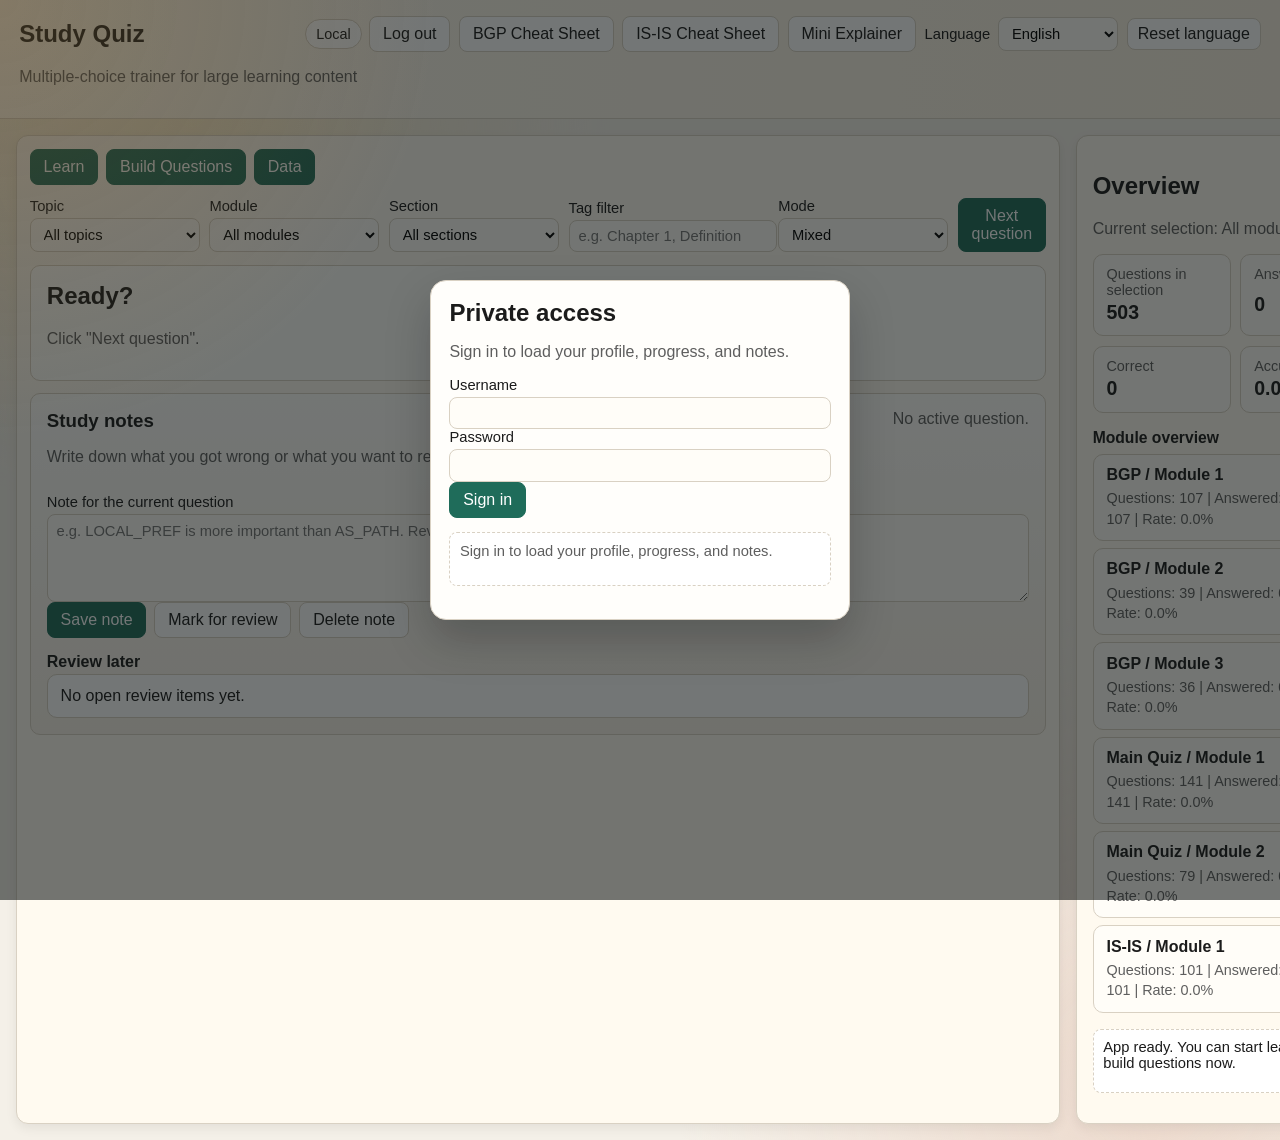
<file: index.html>
﻿<!doctype html>
<html lang="de">
  <head>
    <meta charset="utf-8" />
    <meta name="viewport" content="width=device-width, initial-scale=1" />
    <title>Study Quiz App</title>
    <link rel="stylesheet" href="./styles.css?v=20260402-2" />
  </head>
  <body>
    <header class="topbar">
      <div class="topbar-row">
        <h1 id="appTitle">Study Quiz</h1>
        <div class="lang-controls">
          <div id="authControls" class="auth-controls hidden">
            <span id="profileBadge" class="profile-badge">Offline</span>
            <button id="logoutBtn" type="button" class="secondary">Logout</button>
          </div>
          <a id="bgpCheatSheetLink" href="./bgp-cheatsheet.html" class="secondary link-btn">BGP Cheat Sheet</a>
          <a id="isisCheatSheetLink" href="./isis-cheatsheet.html" class="secondary link-btn">IS-IS Cheat Sheet</a>
          <button id="miniExplainerBtn" type="button" class="secondary">Mini Explainer</button>
          <label class="lang-picker">
            <span id="langLabel">Sprache</span>
            <select id="languageSelect">
              <option value="de">Deutsch</option>
              <option value="en">English</option>
            </select>
          </label>
          <button id="languageResetBtn" type="button" class="secondary">Sprache zuruecksetzen</button>
        </div>
      </div>
      <p id="appSubtitle" class="muted">Multiple-Choice Trainer fuer grosse Lerninhalte</p>
    </header>

    <main class="layout">
      <section class="panel panel-quiz">
        <div class="tabs">
          <button id="tabLearnBtn" class="tab-btn active" data-tab="learn">Lernen</button>
          <button id="tabBuildBtn" class="tab-btn" data-tab="build">Fragen bauen</button>
          <button id="tabDataBtn" class="tab-btn" data-tab="data">Daten</button>
        </div>

        <div id="tab-learn" class="tab-content active">
          <div class="toolbar">
            <label>
              <span id="topicLabel">Thema</span>
              <select id="topicSelect">
                <option value="">Alle Themen</option>
              </select>
            </label>
            <label>
              <span id="moduleLabel">Modul</span>
              <select id="moduleSelect">
                <option value="">Alle Module</option>
              </select>
            </label>
            <label>
              <span id="sectionLabel">Section</span>
              <select id="sectionSelect">
                <option value="">Alle Sections</option>
              </select>
            </label>
            <label>
              <span id="tagFilterLabel">Tag-Filter</span>
              <input id="tagFilterInput" type="text" placeholder="z.B. Kapitel 1, Definition" />
            </label>
            <label>
              <span id="modeLabel">Modus</span>
              <select id="modeSelect">
                <option id="modeMixedOpt" value="mixed">Gemischt</option>
                <option id="modeWeakOpt" value="weak">Schwachstellen zuerst</option>
                <option id="modeNewOpt" value="new">Neue Fragen zuerst</option>
              </select>
            </label>
            <button id="nextQuestionBtn" type="button">Naechste Frage</button>
          </div>

          <div id="scopeStats" class="scope-stats hidden">
            <strong id="scopeStatsTitle">Auswahlstatistik</strong>
            <p id="scopeStatsBody" class="muted"></p>
          </div>

          <article id="questionCard" class="question-card">
            <h2 id="questionTitle">Bereit?</h2>
            <p id="questionMeta" class="muted">Klicke auf "Naechste Frage".</p>
            <div id="optionsWrap" class="options"></div>
            <div id="answerWrap" class="answer hidden">
              <p id="answerResult"></p>
              <p id="answerExplanation" class="muted"></p>
              <button id="continueBtn" type="button">Weiter</button>
            </div>
          </article>

          <section class="notes-panel">
            <div class="notes-head">
              <div>
                <h3 id="notesTitle">Lernnotizen</h3>
                <p id="notesIntro" class="muted">Schreibe dir hier auf, was du falsch hattest oder spaeter nacharbeiten willst.</p>
              </div>
              <span id="notesMeta" class="notes-meta muted">Keine Frage aktiv.</span>
            </div>
            <label class="notes-label">
              <span id="notesInputLabel">Notiz zur aktuellen Frage</span>
              <textarea id="noteInput" placeholder="z.B. LOCAL_PREF ist wichtiger als AS_PATH. RR-Loop-Protection nochmal anschauen."></textarea>
            </label>
            <div class="actions">
              <button id="saveNoteBtn" type="button">Notiz speichern</button>
              <button id="toggleReviewBtn" type="button" class="secondary">Zur Nacharbeit markieren</button>
              <button id="clearNoteBtn" type="button" class="secondary">Notiz loeschen</button>
            </div>
            <div class="review-list-wrap">
              <h4 id="reviewListTitle">Nacharbeiten</h4>
              <ul id="reviewList" class="review-list"></ul>
            </div>
          </section>
        </div>

        <div id="tab-build" class="tab-content">
          <form id="questionForm" class="form-grid">
            <label>
              <span id="buildQuestionLabel">Frage</span>
              <textarea id="qQuestion" required placeholder="Was ist ...?"></textarea>
            </label>

            <label>
              <span id="buildAnswerALabel">Antwort A</span>
              <input id="qOpt0" type="text" required />
            </label>
            <label>
              <span id="buildAnswerBLabel">Antwort B</span>
              <input id="qOpt1" type="text" required />
            </label>
            <label>
              <span id="buildAnswerCLabel">Antwort C</span>
              <input id="qOpt2" type="text" required />
            </label>
            <label>
              <span id="buildAnswerDLabel">Antwort D</span>
              <input id="qOpt3" type="text" required />
            </label>

            <label>
              <span id="buildCorrectLabel">Richtige Antwort</span>
              <select id="qCorrect" required>
                <option value="0">A</option>
                <option value="1">B</option>
                <option value="2">C</option>
                <option value="3">D</option>
              </select>
            </label>

            <label>
              <span id="buildExplanationLabel">Erklaerung (optional)</span>
              <textarea id="qExplanation" placeholder="Kurz warum die Antwort stimmt"></textarea>
            </label>

            <label>
              <span id="buildTagsLabel">Tags (optional)</span>
              <input id="qTags" type="text" placeholder="z.B. Kapitel 1, Definition" />
            </label>

            <label>
              <span id="buildSourceLabel">Quelle (optional)</span>
              <input id="qSource" type="text" placeholder="z.B. Folie 42" />
            </label>
            <label>
              <span id="buildTopicLabel">Thema (optional)</span>
              <input id="qTopic" type="text" placeholder="z.B. BGP" />
            </label>
            <label>
              <span id="buildModuleLabel">Modul (optional)</span>
              <input id="qModule" type="text" placeholder="z.B. Modul 1" />
            </label>
            <label>
              <span id="buildSectionLabel">Section (optional)</span>
              <input id="qSection" type="text" placeholder="z.B. Section 2" />
            </label>

            <div class="actions">
              <button id="saveQuestionBtn" type="submit">Frage speichern</button>
              <button id="clearBuildFormBtn" type="button" class="secondary">Leeren</button>
            </div>
          </form>
        </div>

        <div id="tab-data" class="tab-content">
          <div class="stack">
            <label>
              <span id="importLabel">JSON Import (Array von Fragen)</span>
              <textarea id="importJson" class="code"></textarea>
            </label>
            <div class="actions">
              <button id="mergeImportBtn" type="button">Import zusammenfuehren</button>
              <button id="replaceImportBtn" type="button" class="secondary">Import ersetzen</button>
            </div>

            <label>
              <span id="exportLabel">JSON Export</span>
              <textarea id="exportJson" class="code" readonly></textarea>
            </label>
            <div class="actions">
              <button id="refreshExportBtn" type="button">Export aktualisieren</button>
              <button id="copyExportBtn" type="button" class="secondary">Export kopieren</button>
            </div>

            <div class="actions danger-row">
              <button id="syncSeedBtn" type="button" class="secondary">Seed aktualisieren (Fortschritt behalten)</button>
              <button id="resetProgressBtn" type="button" class="danger">Lernfortschritt reset</button>
              <button id="resetAllBtn" type="button" class="danger">Alle Fragen + Fortschritt reset</button>
            </div>
          </div>
        </div>
      </section>

      <aside class="panel panel-side">
        <h2 id="overviewTitle">Uebersicht</h2>
        <p id="overviewScope" class="muted">Aktuelle Auswahl: Alle Module</p>
        <ul class="stats">
          <li><span id="statTotalLabel">Fragen gesamt</span><strong id="statTotal">0</strong></li>
          <li><span id="statAnsweredLabel">Beantwortet</span><strong id="statAnswered">0</strong></li>
          <li><span id="statCorrectLabel">Richtig</span><strong id="statCorrect">0</strong></li>
          <li><span id="statAccuracyLabel">Trefferquote</span><strong id="statAccuracy">0%</strong></li>
        </ul>
        <h3 id="areaStatsTitle">Modulueberblick</h3>
        <ul id="areaStats" class="area-stats"></ul>
        <p id="statusMsg" class="status"></p>
      </aside>
    </main>

    <div id="explainerModal" class="modal hidden" aria-hidden="true">
      <div id="explainerBackdrop" class="modal-backdrop"></div>
      <section class="modal-panel kid-explain-card">
        <div class="modal-head">
          <div class="kid-explain-head">
            <h3 id="kidExplainTitle">Mini-Erklaerung</h3>
            <p id="kidExplainIntro" class="muted">Klicke auf einen Begriff fuer eine ganz einfache Erklaerung.</p>
          </div>
          <button id="explainerCloseBtn" type="button" class="secondary modal-close">Schliessen</button>
        </div>
        <div class="kid-explain-actions">
          <button id="kidExplainRdBtn" type="button" class="secondary">Route Distinguisher</button>
          <button id="kidExplainRtBtn" type="button" class="secondary">Route Target</button>
          <button id="kidExplainBothBtn" type="button" class="secondary">Warum beide?</button>
        </div>
        <div id="kidExplainScene" class="kid-explain-scene"></div>
        <div class="kid-explain-copy">
          <strong id="kidExplainSceneTitle">Noch nichts ausgewaehlt</strong>
          <p id="kidExplainText" class="muted">Waehle einen Button und ich zeige dir das Bild in ganz einfacher Sprache.</p>
        </div>
      </section>
    </div>

    <div id="factPopup" class="fact-popup hidden" role="status" aria-live="polite">
      <strong id="factPopupTitle"></strong>
      <p id="factPopupBody"></p>
    </div>

    <div id="authGate" class="auth-gate hidden" aria-hidden="true">
      <section class="auth-card">
        <h2 id="authTitle">Privater Zugriff</h2>
        <p id="authIntro" class="muted">Melde dich an, um dein Profil, deinen Fortschritt und deine Notizen zu laden.</p>
        <label>
          <span id="authUsernameLabel">Benutzername</span>
          <input id="loginUsername" type="text" autocomplete="username" />
        </label>
        <label>
          <span id="authPasswordLabel">Passwort</span>
          <input id="loginPassword" type="password" autocomplete="current-password" />
        </label>
        <div class="actions">
          <button id="loginBtn" type="button">Anmelden</button>
        </div>
        <p id="authStatus" class="status auth-status"></p>
      </section>
    </div>

    <script src="./cloud-config.js?v=20260324-3"></script>
    <script src="./questions.seed.js?v=20260505-1"></script>
    <script src="./app.js?v=20260505-2"></script>
  </body>
</html>
</file>
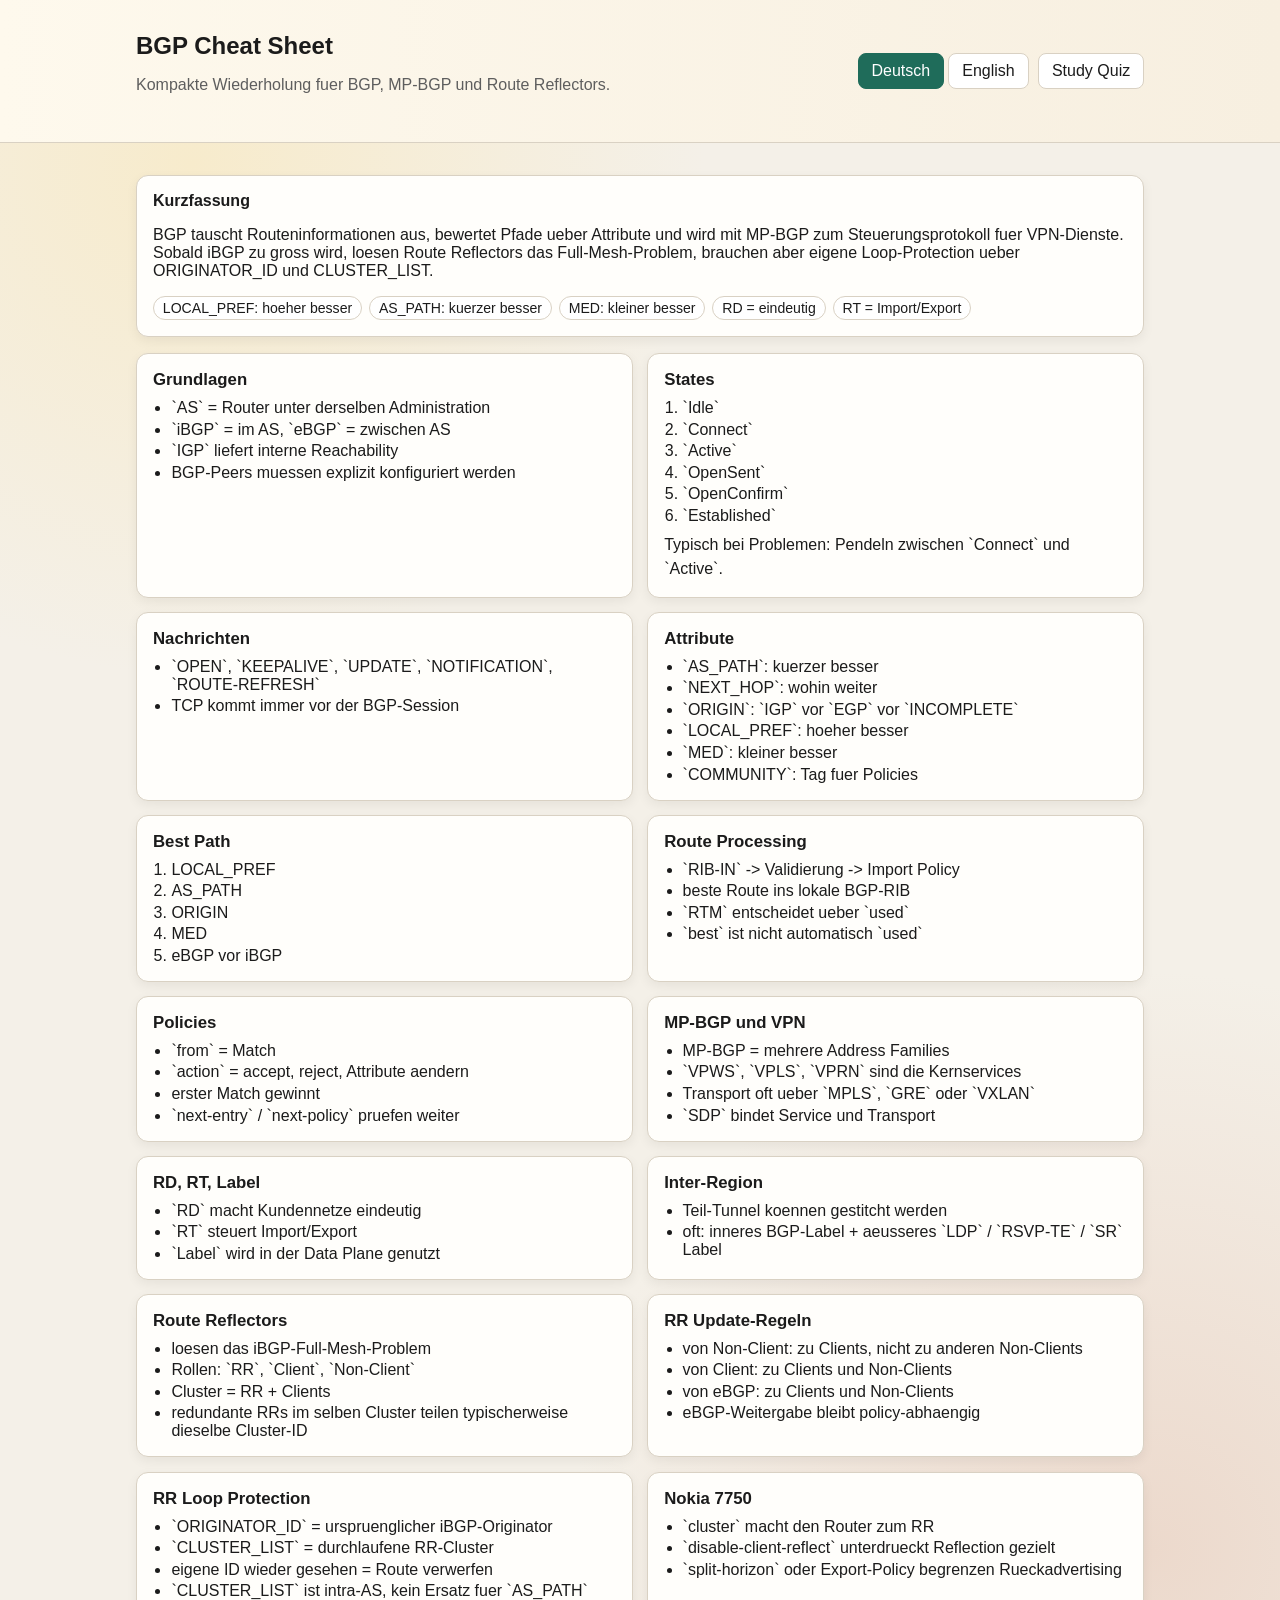
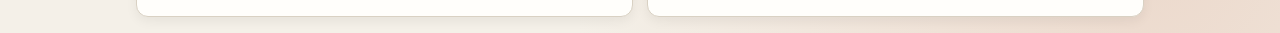
<file: bgp-cheatsheet.html>
﻿<!doctype html>
<html lang="de">
  <head>
    <meta charset="utf-8" />
    <meta name="viewport" content="width=device-width, initial-scale=1" />
    <title>BGP Cheat Sheet</title>
    <link rel="stylesheet" href="./styles.css?v=20260324-3" />
    <style>
      .cheat-layout { max-width: 1040px; margin: 0 auto; padding: 1rem; }
      .cheat-top { display: flex; justify-content: space-between; align-items: center; gap: 1rem; flex-wrap: wrap; }
      .cheat-tools { display: flex; gap: 0.6rem; flex-wrap: wrap; }
      .link-btn { display: inline-flex; align-items: center; justify-content: center; text-decoration: none; }
      .cheat-hero, .cheat-card { border: 1px solid var(--line); border-radius: 12px; background: #fffefb; box-shadow: 0 4px 12px rgba(20,20,20,0.06); }
      .cheat-hero { padding: 1rem; margin: 1rem 0; }
      .lang-switch button.active { background: var(--accent); color: #fff; border-color: var(--accent); }
      .cheat-grid { display: grid; grid-template-columns: repeat(2, minmax(0,1fr)); gap: 0.9rem; }
      .cheat-card { padding: 1rem; }
      .cheat-card h2 { margin: 0 0 0.55rem; font-size: 1.05rem; }
      .cheat-card ul, .cheat-card ol { margin: 0.4rem 0 0; padding-left: 1.15rem; }
      .cheat-card li + li { margin-top: 0.22rem; }
      .cheat-card p { margin: 0.5rem 0 0; line-height: 1.5; }
      .pill-row { display: flex; gap: 0.45rem; flex-wrap: wrap; margin-top: 0.7rem; }
      .pill { border: 1px solid var(--line); border-radius: 999px; padding: 0.2rem 0.55rem; background: #fff; font-size: 0.88rem; }
      [data-lang="en"] { display: none; }
      body.lang-en [data-lang="de"] { display: none; }
      body.lang-en [data-lang="en"] { display: block; }
      @media (max-width: 980px) { .cheat-grid { grid-template-columns: 1fr; } }
    </style>
  </head>
  <body>
    <header class="topbar">
      <div class="cheat-layout cheat-top">
        <div>
          <h1 data-lang="de">BGP Cheat Sheet</h1>
          <h1 data-lang="en">BGP Cheat Sheet</h1>
          <p class="muted" data-lang="de">Kompakte Wiederholung fuer BGP, MP-BGP und Route Reflectors.</p>
          <p class="muted" data-lang="en">Compact review for BGP, MP-BGP, and route reflectors.</p>
        </div>
        <div class="cheat-tools">
          <div class="lang-switch">
            <button id="langDeBtn" type="button" class="secondary active">Deutsch</button>
            <button id="langEnBtn" type="button" class="secondary">English</button>
          </div>
          <a href="./index.html" class="secondary link-btn">Study Quiz</a>
        </div>
      </div>
    </header>

    <main class="cheat-layout">
      <section class="cheat-hero">
        <strong data-lang="de">Kurzfassung</strong>
        <strong data-lang="en">Short version</strong>
        <p data-lang="de">BGP tauscht Routeninformationen aus, bewertet Pfade ueber Attribute und wird mit MP-BGP zum Steuerungsprotokoll fuer VPN-Dienste. Sobald iBGP zu gross wird, loesen Route Reflectors das Full-Mesh-Problem, brauchen aber eigene Loop-Protection ueber ORIGINATOR_ID und CLUSTER_LIST.</p>
        <p data-lang="en">BGP exchanges route information, evaluates paths using attributes, and with MP-BGP becomes the control protocol for VPN services. Once iBGP grows too large, route reflectors solve the full-mesh problem, but they need dedicated loop protection via ORIGINATOR_ID and CLUSTER_LIST.</p>
        <div class="pill-row" data-lang="de">
          <span class="pill">LOCAL_PREF: hoeher besser</span><span class="pill">AS_PATH: kuerzer besser</span><span class="pill">MED: kleiner besser</span><span class="pill">RD = eindeutig</span><span class="pill">RT = Import/Export</span>
        </div>
        <div class="pill-row" data-lang="en">
          <span class="pill">LOCAL_PREF: higher is better</span><span class="pill">AS_PATH: shorter is better</span><span class="pill">MED: lower is better</span><span class="pill">RD = uniqueness</span><span class="pill">RT = import/export</span>
        </div>
      </section>

      <section class="cheat-grid">
        <article class="cheat-card">
          <h2 data-lang="de">Grundlagen</h2><h2 data-lang="en">Fundamentals</h2>
          <ul data-lang="de"><li>`AS` = Router unter derselben Administration</li><li>`iBGP` = im AS, `eBGP` = zwischen AS</li><li>`IGP` liefert interne Reachability</li><li>BGP-Peers muessen explizit konfiguriert werden</li></ul>
          <ul data-lang="en"><li>`AS` = routers under one administration</li><li>`iBGP` = inside an AS, `eBGP` = between ASes</li><li>`IGP` provides internal reachability</li><li>BGP peers must be configured explicitly</li></ul>
        </article>
        <article class="cheat-card">
          <h2 data-lang="de">States</h2><h2 data-lang="en">States</h2>
          <ol data-lang="de"><li>`Idle`</li><li>`Connect`</li><li>`Active`</li><li>`OpenSent`</li><li>`OpenConfirm`</li><li>`Established`</li></ol>
          <ol data-lang="en"><li>`Idle`</li><li>`Connect`</li><li>`Active`</li><li>`OpenSent`</li><li>`OpenConfirm`</li><li>`Established`</li></ol>
          <p data-lang="de">Typisch bei Problemen: Pendeln zwischen `Connect` und `Active`.</p>
          <p data-lang="en">Typical during problems: bouncing between `Connect` and `Active`.</p>
        </article>
        <article class="cheat-card">
          <h2 data-lang="de">Nachrichten</h2><h2 data-lang="en">Messages</h2>
          <ul data-lang="de"><li>`OPEN`, `KEEPALIVE`, `UPDATE`, `NOTIFICATION`, `ROUTE-REFRESH`</li><li>TCP kommt immer vor der BGP-Session</li></ul>
          <ul data-lang="en"><li>`OPEN`, `KEEPALIVE`, `UPDATE`, `NOTIFICATION`, `ROUTE-REFRESH`</li><li>TCP always comes before the BGP session</li></ul>
        </article>
        <article class="cheat-card">
          <h2 data-lang="de">Attribute</h2><h2 data-lang="en">Attributes</h2>
          <ul data-lang="de"><li>`AS_PATH`: kuerzer besser</li><li>`NEXT_HOP`: wohin weiter</li><li>`ORIGIN`: `IGP` vor `EGP` vor `INCOMPLETE`</li><li>`LOCAL_PREF`: hoeher besser</li><li>`MED`: kleiner besser</li><li>`COMMUNITY`: Tag fuer Policies</li></ul>
          <ul data-lang="en"><li>`AS_PATH`: shorter is better</li><li>`NEXT_HOP`: where to forward</li><li>`ORIGIN`: `IGP` before `EGP` before `INCOMPLETE`</li><li>`LOCAL_PREF`: higher is better</li><li>`MED`: lower is better</li><li>`COMMUNITY`: tag for policies</li></ul>
        </article>
        <article class="cheat-card">
          <h2 data-lang="de">Best Path</h2><h2 data-lang="en">Best path</h2>
          <ol data-lang="de"><li>LOCAL_PREF</li><li>AS_PATH</li><li>ORIGIN</li><li>MED</li><li>eBGP vor iBGP</li></ol>
          <ol data-lang="en"><li>LOCAL_PREF</li><li>AS_PATH</li><li>ORIGIN</li><li>MED</li><li>eBGP over iBGP</li></ol>
        </article>
        <article class="cheat-card">
          <h2 data-lang="de">Route Processing</h2><h2 data-lang="en">Route processing</h2>
          <ul data-lang="de"><li>`RIB-IN` -> Validierung -> Import Policy</li><li>beste Route ins lokale BGP-RIB</li><li>`RTM` entscheidet ueber `used`</li><li>`best` ist nicht automatisch `used`</li></ul>
          <ul data-lang="en"><li>`RIB-IN` -> validation -> import policy</li><li>best route enters local BGP RIB</li><li>`RTM` decides about `used`</li><li>`best` is not automatically `used`</li></ul>
        </article>
        <article class="cheat-card">
          <h2 data-lang="de">Policies</h2><h2 data-lang="en">Policies</h2>
          <ul data-lang="de"><li>`from` = Match</li><li>`action` = accept, reject, Attribute aendern</li><li>erster Match gewinnt</li><li>`next-entry` / `next-policy` pruefen weiter</li></ul>
          <ul data-lang="en"><li>`from` = match</li><li>`action` = accept, reject, change attributes</li><li>first match wins</li><li>`next-entry` / `next-policy` continue evaluation</li></ul>
        </article>
        <article class="cheat-card">
          <h2 data-lang="de">MP-BGP und VPN</h2><h2 data-lang="en">MP-BGP and VPN</h2>
          <ul data-lang="de"><li>MP-BGP = mehrere Address Families</li><li>`VPWS`, `VPLS`, `VPRN` sind die Kernservices</li><li>Transport oft ueber `MPLS`, `GRE` oder `VXLAN`</li><li>`SDP` bindet Service und Transport</li></ul>
          <ul data-lang="en"><li>MP-BGP = multiple address families</li><li>`VPWS`, `VPLS`, `VPRN` are the core services</li><li>Transport often uses `MPLS`, `GRE`, or `VXLAN`</li><li>`SDP` binds service and transport</li></ul>
        </article>
        <article class="cheat-card">
          <h2 data-lang="de">RD, RT, Label</h2><h2 data-lang="en">RD, RT, label</h2>
          <ul data-lang="de"><li>`RD` macht Kundennetze eindeutig</li><li>`RT` steuert Import/Export</li><li>`Label` wird in der Data Plane genutzt</li></ul>
          <ul data-lang="en"><li>`RD` makes customer routes unique</li><li>`RT` controls import/export</li><li>`Label` is used in the data plane</li></ul>
        </article>
        <article class="cheat-card">
          <h2 data-lang="de">Inter-Region</h2><h2 data-lang="en">Inter-region</h2>
          <ul data-lang="de"><li>Teil-Tunnel koennen gestitcht werden</li><li>oft: inneres BGP-Label + aeusseres `LDP` / `RSVP-TE` / `SR` Label</li></ul>
          <ul data-lang="en"><li>Partial tunnels can be stitched together</li><li>often: inner BGP label + outer `LDP` / `RSVP-TE` / `SR` label</li></ul>
        </article>
        <article class="cheat-card">
          <h2 data-lang="de">Route Reflectors</h2><h2 data-lang="en">Route reflectors</h2>
          <ul data-lang="de"><li>loesen das iBGP-Full-Mesh-Problem</li><li>Rollen: `RR`, `Client`, `Non-Client`</li><li>Cluster = RR + Clients</li><li>redundante RRs im selben Cluster teilen typischerweise dieselbe Cluster-ID</li></ul>
          <ul data-lang="en"><li>solve the iBGP full-mesh problem</li><li>roles: `RR`, `Client`, `Non-Client`</li><li>cluster = RR + clients</li><li>redundant RRs in the same cluster typically share the same cluster ID</li></ul>
        </article>
        <article class="cheat-card">
          <h2 data-lang="de">RR Update-Regeln</h2><h2 data-lang="en">RR update rules</h2>
          <ul data-lang="de"><li>von Non-Client: zu Clients, nicht zu anderen Non-Clients</li><li>von Client: zu Clients und Non-Clients</li><li>von eBGP: zu Clients und Non-Clients</li><li>eBGP-Weitergabe bleibt policy-abhaengig</li></ul>
          <ul data-lang="en"><li>from non-client: to clients, not to other non-clients</li><li>from client: to clients and non-clients</li><li>from eBGP: to clients and non-clients</li><li>eBGP propagation stays policy-dependent</li></ul>
        </article>
        <article class="cheat-card">
          <h2 data-lang="de">RR Loop Protection</h2><h2 data-lang="en">RR loop protection</h2>
          <ul data-lang="de"><li>`ORIGINATOR_ID` = urspruenglicher iBGP-Originator</li><li>`CLUSTER_LIST` = durchlaufene RR-Cluster</li><li>eigene ID wieder gesehen = Route verwerfen</li><li>`CLUSTER_LIST` ist intra-AS, kein Ersatz fuer `AS_PATH`</li></ul>
          <ul data-lang="en"><li>`ORIGINATOR_ID` = original iBGP originator</li><li>`CLUSTER_LIST` = traversed RR clusters</li><li>seeing your own ID again = discard the route</li><li>`CLUSTER_LIST` is intra-AS, not a replacement for `AS_PATH`</li></ul>
        </article>
        <article class="cheat-card">
          <h2 data-lang="de">Nokia 7750</h2><h2 data-lang="en">Nokia 7750</h2>
          <ul data-lang="de"><li>`cluster` macht den Router zum RR</li><li>`disable-client-reflect` unterdrueckt Reflection gezielt</li><li>`split-horizon` oder Export-Policy begrenzen Rueckadvertising</li></ul>
          <ul data-lang="en"><li>`cluster` makes the router an RR</li><li>`disable-client-reflect` suppresses reflection selectively</li><li>`split-horizon` or export policy limit re-advertisement</li></ul>
        </article>
      </section>
    </main>

    <script>
      const body = document.body;
      const deBtn = document.getElementById('langDeBtn');
      const enBtn = document.getElementById('langEnBtn');
      function setLang(lang) {
        body.classList.toggle('lang-en', lang === 'en');
        deBtn.classList.toggle('active', lang === 'de');
        enBtn.classList.toggle('active', lang === 'en');
        localStorage.setItem('bgpCheatSheetLang', lang);
        document.documentElement.lang = lang;
      }
      deBtn.addEventListener('click', () => setLang('de'));
      enBtn.addEventListener('click', () => setLang('en'));
      setLang(localStorage.getItem('bgpCheatSheetLang') || 'de');
    </script>
  </body>
</html>
</file>
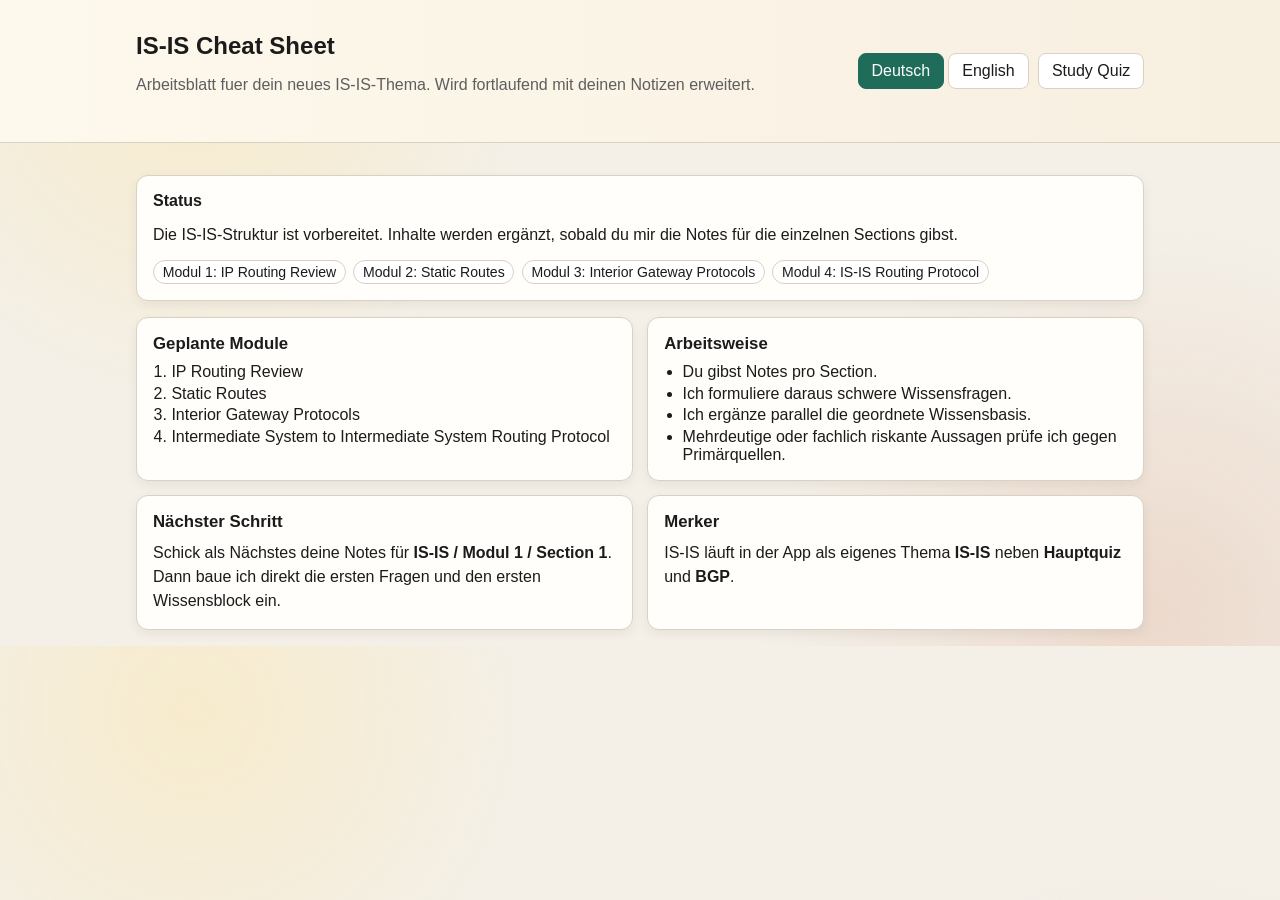
<file: isis-cheatsheet.html>
<!doctype html>
<html lang="de">
  <head>
    <meta charset="utf-8" />
    <meta name="viewport" content="width=device-width, initial-scale=1" />
    <title>IS-IS Cheat Sheet</title>
    <link rel="stylesheet" href="./styles.css?v=20260324-7" />
    <style>
      .cheat-layout { max-width: 1040px; margin: 0 auto; padding: 1rem; }
      .cheat-top { display: flex; justify-content: space-between; align-items: center; gap: 1rem; flex-wrap: wrap; }
      .cheat-tools { display: flex; gap: 0.6rem; flex-wrap: wrap; }
      .link-btn { display: inline-flex; align-items: center; justify-content: center; text-decoration: none; }
      .cheat-hero, .cheat-card { border: 1px solid var(--line); border-radius: 12px; background: #fffefb; box-shadow: 0 4px 12px rgba(20,20,20,0.06); }
      .cheat-hero { padding: 1rem; margin: 1rem 0; }
      .lang-switch button.active { background: var(--accent); color: #fff; border-color: var(--accent); }
      .cheat-grid { display: grid; grid-template-columns: repeat(2, minmax(0,1fr)); gap: 0.9rem; }
      .cheat-card { padding: 1rem; }
      .cheat-card h2 { margin: 0 0 0.55rem; font-size: 1.05rem; }
      .cheat-card ul, .cheat-card ol { margin: 0.4rem 0 0; padding-left: 1.15rem; }
      .cheat-card li + li { margin-top: 0.22rem; }
      .cheat-card p { margin: 0.5rem 0 0; line-height: 1.5; }
      .pill-row { display: flex; gap: 0.45rem; flex-wrap: wrap; margin-top: 0.7rem; }
      .pill { border: 1px solid var(--line); border-radius: 999px; padding: 0.2rem 0.55rem; background: #fff; font-size: 0.88rem; }
      [data-lang="en"] { display: none; }
      body.lang-en [data-lang="de"] { display: none; }
      body.lang-en [data-lang="en"] { display: block; }
      @media (max-width: 980px) { .cheat-grid { grid-template-columns: 1fr; } }
    </style>
  </head>
  <body>
    <header class="topbar">
      <div class="cheat-layout cheat-top">
        <div>
          <h1 data-lang="de">IS-IS Cheat Sheet</h1>
          <h1 data-lang="en">IS-IS Cheat Sheet</h1>
          <p class="muted" data-lang="de">Arbeitsblatt fuer dein neues IS-IS-Thema. Wird fortlaufend mit deinen Notizen erweitert.</p>
          <p class="muted" data-lang="en">Working sheet for your new IS-IS topic. It will be extended continuously with your notes.</p>
        </div>
        <div class="cheat-tools">
          <div class="lang-switch">
            <button id="langDeBtn" type="button" class="secondary active">Deutsch</button>
            <button id="langEnBtn" type="button" class="secondary">English</button>
          </div>
          <a href="./index.html" class="secondary link-btn">Study Quiz</a>
        </div>
      </div>
    </header>

    <main class="cheat-layout">
      <section class="cheat-hero">
        <strong data-lang="de">Status</strong>
        <strong data-lang="en">Status</strong>
        <p data-lang="de">Die IS-IS-Struktur ist vorbereitet. Inhalte werden ergänzt, sobald du mir die Notes für die einzelnen Sections gibst.</p>
        <p data-lang="en">The IS-IS structure is prepared. Content will be added as soon as you provide notes for the individual sections.</p>
        <div class="pill-row" data-lang="de">
          <span class="pill">Modul 1: IP Routing Review</span>
          <span class="pill">Modul 2: Static Routes</span>
          <span class="pill">Modul 3: Interior Gateway Protocols</span>
          <span class="pill">Modul 4: IS-IS Routing Protocol</span>
        </div>
        <div class="pill-row" data-lang="en">
          <span class="pill">Module 1: IP Routing Review</span>
          <span class="pill">Module 2: Static Routes</span>
          <span class="pill">Module 3: Interior Gateway Protocols</span>
          <span class="pill">Module 4: IS-IS Routing Protocol</span>
        </div>
      </section>

      <section class="cheat-grid">
        <article class="cheat-card">
          <h2 data-lang="de">Geplante Module</h2>
          <h2 data-lang="en">Planned Modules</h2>
          <ol data-lang="de">
            <li>IP Routing Review</li>
            <li>Static Routes</li>
            <li>Interior Gateway Protocols</li>
            <li>Intermediate System to Intermediate System Routing Protocol</li>
          </ol>
          <ol data-lang="en">
            <li>IP Routing Review</li>
            <li>Static Routes</li>
            <li>Interior Gateway Protocols</li>
            <li>Intermediate System to Intermediate System Routing Protocol</li>
          </ol>
        </article>

        <article class="cheat-card">
          <h2 data-lang="de">Arbeitsweise</h2>
          <h2 data-lang="en">Workflow</h2>
          <ul data-lang="de">
            <li>Du gibst Notes pro Section.</li>
            <li>Ich formuliere daraus schwere Wissensfragen.</li>
            <li>Ich ergänze parallel die geordnete Wissensbasis.</li>
            <li>Mehrdeutige oder fachlich riskante Aussagen prüfe ich gegen Primärquellen.</li>
          </ul>
          <ul data-lang="en">
            <li>You provide notes per section.</li>
            <li>I turn them into hard knowledge questions.</li>
            <li>In parallel, I extend the structured knowledge base.</li>
            <li>Ambiguous or risky technical statements are checked against primary sources.</li>
          </ul>
        </article>

        <article class="cheat-card">
          <h2 data-lang="de">Nächster Schritt</h2>
          <h2 data-lang="en">Next Step</h2>
          <p data-lang="de">Schick als Nächstes deine Notes für <strong>IS-IS / Modul 1 / Section 1</strong>. Dann baue ich direkt die ersten Fragen und den ersten Wissensblock ein.</p>
          <p data-lang="en">Next, send your notes for <strong>IS-IS / Module 1 / Section 1</strong>. I will then add the first questions and the first knowledge block right away.</p>
        </article>

        <article class="cheat-card">
          <h2 data-lang="de">Merker</h2>
          <h2 data-lang="en">Reminder</h2>
          <p data-lang="de">IS-IS läuft in der App als eigenes Thema <strong>IS-IS</strong> neben <strong>Hauptquiz</strong> und <strong>BGP</strong>.</p>
          <p data-lang="en">IS-IS runs in the app as its own topic <strong>IS-IS</strong> next to <strong>Main Quiz</strong> and <strong>BGP</strong>.</p>
        </article>
      </section>
    </main>

    <script>
      const langDeBtn = document.getElementById("langDeBtn");
      const langEnBtn = document.getElementById("langEnBtn");
      function setLang(lang) {
        document.body.classList.toggle("lang-en", lang === "en");
        langDeBtn.classList.toggle("active", lang === "de");
        langEnBtn.classList.toggle("active", lang === "en");
      }
      langDeBtn.addEventListener("click", () => setLang("de"));
      langEnBtn.addEventListener("click", () => setLang("en"));
    </script>
  </body>
</html>
</file>
<file: styles.css>
:root {
  color-scheme: light;
  --bg: #f4f0e8;
  --paper: #fffaf0;
  --ink: #1b1b1b;
  --muted: #5e5e5e;
  --accent: #1f6c5a;
  --accent-2: #d0923c;
  --danger: #a03737;
  --ok: #2f7d2f;
  --bad: #9f2b2b;
  --line: #d9d1c3;
}

* {
  box-sizing: border-box;
}

body {
  margin: 0;
  padding: 0;
  font-family: "Segoe UI", Tahoma, sans-serif;
  color: var(--ink);
  background:
    radial-gradient(circle at 15% 10%, #f7ebcc 0%, transparent 28%),
    radial-gradient(circle at 90% 95%, #ecd9cc 0%, transparent 30%),
    var(--bg);
}

.topbar {
  border-bottom: 1px solid var(--line);
  padding: 1rem 1.2rem;
  background: linear-gradient(90deg, #fef9ed, #f7efe0);
}

.topbar-row {
  display: flex;
  justify-content: space-between;
  align-items: center;
  gap: 1rem;
}

.topbar h1 {
  margin: 0;
  font-size: 1.5rem;
}

.lang-picker {
  display: flex;
  align-items: center;
  gap: 0.5rem;
  font-size: 0.92rem;
}

.lang-controls {
  display: flex;
  align-items: center;
  gap: 0.55rem;
  flex-wrap: wrap;
}

.auth-controls {
  display: inline-flex;
  align-items: center;
  gap: 0.45rem;
}

.profile-badge {
  border: 1px solid var(--line);
  background: #fff;
  border-radius: 999px;
  padding: 0.35rem 0.65rem;
  font-size: 0.9rem;
}

.link-btn {
  border: 1px solid var(--accent);
  background: var(--accent);
  color: #fff;
  border-radius: 8px;
  padding: 0.5rem 0.8rem;
  text-decoration: none;
}

.link-btn.secondary {
  background: #fff;
  color: var(--ink);
  border-color: var(--line);
}

.lang-picker select {
  min-width: 120px;
}

#languageResetBtn {
  padding: 0.38rem 0.62rem;
}

.muted {
  color: var(--muted);
}

.layout {
  display: grid;
  grid-template-columns: 1fr 320px;
  gap: 1rem;
  padding: 1rem;
}

.panel {
  border: 1px solid var(--line);
  border-radius: 12px;
  background: var(--paper);
  box-shadow: 0 4px 12px rgba(20, 20, 20, 0.07);
}

.panel-quiz {
  padding: 0.8rem;
}

.panel-side {
  padding: 1rem;
  height: fit-content;
}

.tabs {
  display: flex;
  gap: 0.5rem;
  margin-bottom: 0.8rem;
}

.tab-btn {
  border: 1px solid var(--line);
  background: #fff;
  color: var(--ink);
  border-radius: 8px;
  padding: 0.45rem 0.8rem;
  cursor: pointer;
}

.tab-btn.active {
  background: var(--accent);
  color: #fff;
  border-color: var(--accent);
}

.tab-content {
  display: none;
}

.tab-content.active {
  display: block;
}

.toolbar {
  display: grid;
  grid-template-columns: 170px 170px 170px minmax(200px, 1fr) 170px auto;
  gap: 0.6rem;
  margin-bottom: 0.8rem;
  align-items: end;
}

label {
  display: grid;
  gap: 0.25rem;
  font-size: 0.92rem;
}

input,
select,
textarea,
button {
  font: inherit;
}

input,
select,
textarea {
  border: 1px solid var(--line);
  border-radius: 8px;
  padding: 0.45rem 0.55rem;
  background: #fffdf8;
}

textarea {
  min-height: 88px;
  resize: vertical;
}

.question-card {
  border: 1px solid var(--line);
  border-radius: 10px;
  padding: 1rem;
  background: #fffefb;
}

.notes-panel {
  margin-top: 0.8rem;
  border: 1px solid var(--line);
  border-radius: 10px;
  padding: 1rem;
  background:
    linear-gradient(180deg, #fffefb, #f7f1e7);
}

.notes-head {
  display: flex;
  justify-content: space-between;
  align-items: flex-start;
  gap: 1rem;
  margin-bottom: 0.7rem;
}

.notes-head h3,
.review-list-wrap h4 {
  margin: 0 0 0.2rem;
}

.notes-label {
  display: grid;
  gap: 0.3rem;
}

.notes-meta {
  white-space: nowrap;
}

.review-list-wrap {
  margin-top: 0.9rem;
}

.review-list {
  list-style: none;
  margin: 0;
  padding: 0;
  display: grid;
  gap: 0.55rem;
}

.review-list li {
  border: 1px solid var(--line);
  border-radius: 10px;
  background: #fff;
  padding: 0.75rem 0.8rem;
}

.review-item-head {
  display: flex;
  justify-content: space-between;
  gap: 0.75rem;
  align-items: flex-start;
}

.review-item-title {
  font-weight: 600;
  margin: 0;
}

.review-item-meta,
.review-item-note {
  margin-top: 0.3rem;
  color: var(--muted);
  line-height: 1.45;
}

.review-item-actions {
  display: flex;
  gap: 0.45rem;
  flex-wrap: wrap;
  margin-top: 0.55rem;
}

.kid-explain-card {
  border: 1px solid var(--line);
  border-radius: 10px;
  padding: 1rem;
  background:
    radial-gradient(circle at top right, rgba(208, 146, 60, 0.12), transparent 24%),
    linear-gradient(180deg, #fffdf8, #f9f4e8);
}

.kid-explain-head h3 {
  margin: 0 0 0.25rem;
}

.kid-explain-head p {
  margin: 0;
}

.kid-explain-actions {
  display: flex;
  gap: 0.55rem;
  flex-wrap: wrap;
  margin-top: 0.85rem;
}

.kid-explain-actions .secondary.is-active {
  background: var(--accent);
  color: #fff;
  border-color: var(--accent);
}

.kid-explain-scene {
  margin-top: 0.9rem;
  border: 1px dashed var(--line);
  border-radius: 12px;
  padding: 0.95rem;
  min-height: 210px;
  background:
    linear-gradient(180deg, rgba(255, 255, 255, 0.92), rgba(247, 239, 224, 0.92)),
    #fff;
  overflow: hidden;
}

.kid-explain-copy {
  margin-top: 0.85rem;
  display: grid;
  gap: 0.35rem;
}

.kid-explain-copy p {
  margin: 0;
  line-height: 1.45;
}

.modal {
  position: fixed;
  inset: 0;
  z-index: 9000;
}

.modal.hidden {
  display: none;
}

.modal-backdrop {
  position: absolute;
  inset: 0;
  background: rgba(15, 19, 20, 0.5);
}

.modal-panel {
  position: relative;
  width: min(980px, calc(100vw - 2rem));
  max-height: calc(100vh - 2rem);
  overflow: auto;
  margin: 1rem auto;
  z-index: 1;
}

.modal-head {
  display: flex;
  justify-content: space-between;
  align-items: flex-start;
  gap: 1rem;
}

.modal-close {
  white-space: nowrap;
}

.kid-empty {
  min-height: 180px;
  display: grid;
  grid-template-columns: repeat(3, minmax(120px, 180px));
  justify-content: center;
  gap: 1rem;
  align-content: center;
}

.kid-empty-card,
.kid-card,
.kid-box {
  border: 1px solid var(--line);
  border-radius: 12px;
  background: rgba(255, 255, 255, 0.92);
  box-shadow: 0 8px 16px rgba(31, 108, 90, 0.08);
}

.kid-empty-card {
  min-height: 106px;
  display: grid;
  place-items: center;
  text-align: center;
  gap: 0.3rem;
  padding: 0.8rem;
}

.kid-empty-card strong {
  font-size: 1.2rem;
  color: var(--accent);
}

.kid-lane {
  display: grid;
  grid-template-columns: minmax(120px, 180px) minmax(120px, 1fr) minmax(140px, 220px);
  gap: 0.8rem;
  align-items: center;
}

.kid-lane + .kid-lane {
  margin-top: 0.85rem;
}

.kid-box {
  padding: 0.7rem 0.8rem;
  display: grid;
  gap: 0.25rem;
  min-height: 88px;
}

.kid-box.customer {
  background: linear-gradient(180deg, #eef8f4, #f8fffd);
}

.kid-box.provider {
  background: linear-gradient(180deg, #fbf5e8, #fffdf8);
}

.kid-box.vpn {
  background: linear-gradient(180deg, #eef3fb, #fcfdff);
}

.kid-box.vpn.match {
  border-color: var(--ok);
  box-shadow: 0 8px 18px rgba(47, 125, 47, 0.16);
}

.kid-box strong,
.kid-card strong {
  font-size: 0.95rem;
}

.kid-box span,
.kid-card span {
  display: block;
  line-height: 1.35;
  font-size: 0.9rem;
}

.kid-travel {
  display: flex;
  justify-content: center;
}

.kid-card {
  padding: 0.7rem 0.8rem;
  min-width: 160px;
  display: grid;
  gap: 0.35rem;
  animation: kid-slide 3.4s ease-in-out infinite alternate;
}

.kid-card-wide {
  min-width: min(100%, 290px);
}

.kid-tag {
  display: inline-flex;
  align-items: center;
  width: fit-content;
  padding: 0.22rem 0.48rem;
  border-radius: 999px;
  background: rgba(208, 146, 60, 0.16);
  color: #7a4f0f;
  font-size: 0.82rem;
  border: 1px solid rgba(208, 146, 60, 0.28);
}

.delay-a .kid-card {
  animation-delay: -0.2s;
}

.delay-b .kid-card {
  animation-delay: -1.5s;
}

.kid-route-stage {
  min-height: 92px;
  display: grid;
  justify-items: center;
  gap: 0.35rem;
}

.kid-pointer {
  width: 110px;
  height: 3px;
  background: linear-gradient(90deg, rgba(31, 108, 90, 0.2), var(--accent), rgba(31, 108, 90, 0.2));
  position: relative;
}

.kid-pointer::after {
  content: "";
  position: absolute;
  right: -4px;
  top: -4px;
  border-top: 5px solid transparent;
  border-bottom: 5px solid transparent;
  border-left: 8px solid var(--accent);
}

.kid-target-grid {
  margin-top: 0.85rem;
  display: grid;
  grid-template-columns: repeat(2, minmax(150px, 1fr));
  gap: 0.8rem;
}

.kid-note {
  margin-top: 0.1rem;
  color: var(--muted);
}

.kid-combo-head {
  display: grid;
  grid-template-columns: 1fr 1fr;
  gap: 0.8rem;
  margin-bottom: 0.7rem;
}

.kid-combo-step {
  border: 1px solid rgba(31, 108, 90, 0.18);
  border-radius: 999px;
  padding: 0.4rem 0.7rem;
  background: rgba(31, 108, 90, 0.08);
  text-align: center;
  font-size: 0.9rem;
  font-weight: 600;
}

.kid-combo-grid {
  display: grid;
  grid-template-columns: repeat(3, minmax(140px, 1fr));
  gap: 0.8rem;
}

.kid-combo-grid .kid-box {
  min-height: 108px;
}

.kid-combo-foot {
  margin-top: 0.85rem;
  display: flex;
  gap: 0.55rem;
  flex-wrap: wrap;
}

.kid-pill {
  border: 1px solid rgba(208, 146, 60, 0.3);
  border-radius: 999px;
  background: rgba(208, 146, 60, 0.14);
  padding: 0.35rem 0.65rem;
  font-size: 0.84rem;
  line-height: 1.35;
}

@keyframes kid-slide {
  0% {
    transform: translateX(-18px);
  }

  100% {
    transform: translateX(18px);
  }
}

.scope-stats {
  margin-bottom: 0.8rem;
  border: 1px solid var(--line);
  border-radius: 10px;
  padding: 0.7rem 0.85rem;
  background: linear-gradient(180deg, #fffdf7, #f8f3e8);
}

.scope-stats strong {
  display: block;
  margin-bottom: 0.3rem;
}

.scope-stats p {
  margin: 0;
  line-height: 1.4;
}

.question-card h2 {
  margin-top: 0;
  color: var(--ink);
}

.options {
  display: grid;
  gap: 0.55rem;
  margin-top: 0.8rem;
}

.opt-btn {
  -webkit-appearance: none;
  appearance: none;
  text-align: left;
  border: 1px solid var(--line);
  background: #ffffff !important;
  color: #1b1b1b !important;
  -webkit-text-fill-color: #1b1b1b !important;
  opacity: 1 !important;
  font-size: 1rem;
  line-height: 1.35;
  border-radius: 8px;
  padding: 0.55rem 0.7rem;
  cursor: pointer;
  width: 100%;
}

.opt-btn:hover {
  border-color: var(--accent-2);
}

.opt-btn.correct {
  border-color: var(--ok);
  background: #ebf7eb !important;
  color: #123f12 !important;
  -webkit-text-fill-color: #123f12 !important;
}

.opt-btn.wrong {
  border-color: var(--bad);
  background: #fbe9e9 !important;
  color: #5a1111 !important;
  -webkit-text-fill-color: #5a1111 !important;
}

.answer {
  margin-top: 0.8rem;
  padding-top: 0.8rem;
  border-top: 1px dashed var(--line);
}

.hidden {
  display: none;
}

.form-grid {
  display: grid;
  gap: 0.7rem;
}

.actions {
  display: flex;
  gap: 0.5rem;
  flex-wrap: wrap;
}

button:not(.opt-btn) {
  border: 1px solid var(--accent);
  background: var(--accent);
  color: #fff;
  border-radius: 8px;
  padding: 0.5rem 0.8rem;
  cursor: pointer;
}

button.secondary:not(.opt-btn) {
  background: #fff;
  color: var(--ink);
  border-color: var(--line);
}

button.danger:not(.opt-btn) {
  background: var(--danger);
  border-color: var(--danger);
}

.stack {
  display: grid;
  gap: 0.8rem;
}

.code {
  min-height: 150px;
  font-family: Consolas, "Courier New", monospace;
  font-size: 0.86rem;
  background: #f8f8f8;
}

.stats {
  list-style: none;
  padding: 0;
  margin: 0.75rem 0 0;
  display: grid;
  grid-template-columns: repeat(2, minmax(0, 1fr));
  gap: 0.6rem;
}

.stats li {
  display: grid;
  gap: 0.2rem;
  border: 1px solid var(--line);
  border-radius: 10px;
  padding: 0.7rem 0.8rem;
  background: #fffdf8;
}

.stats li span {
  color: var(--muted);
  font-size: 0.9rem;
}

.stats li strong {
  font-size: 1.22rem;
}

.panel-side h3 {
  margin: 1rem 0 0.45rem;
  font-size: 0.98rem;
}

.area-stats {
  list-style: none;
  margin: 0;
  padding: 0;
  display: grid;
  gap: 0.45rem;
}

.area-stats li {
  border: 1px solid var(--line);
  border-radius: 10px;
  background: #fffdf8;
  padding: 0.7rem 0.8rem;
}

.area-name {
  display: block;
  font-weight: 600;
  margin-bottom: 0.28rem;
}

.area-metrics {
  font-size: 0.9rem;
  color: var(--muted);
  line-height: 1.4;
}

.status {
  margin-top: 1rem;
  border: 1px dashed var(--line);
  border-radius: 8px;
  min-height: 64px;
  padding: 0.6rem;
  font-size: 0.92rem;
  background: #fff;
}

.fact-popup {
  position: fixed;
  top: 50%;
  left: 50%;
  width: min(680px, calc(100vw - 2rem));
  max-height: min(70vh, 620px);
  overflow: auto;
  border: 1px solid var(--line);
  border-left: 8px solid var(--accent);
  border-radius: 12px;
  padding: 1rem 1.1rem;
  background: #fffefb;
  color: var(--ink);
  box-shadow: 0 20px 50px rgba(0, 0, 0, 0.28);
  z-index: 9999;
  opacity: 0;
  transform: translate(-50%, -46%);
  transition: opacity 0.22s ease, transform 0.22s ease;
  pointer-events: none;
}

.fact-popup.show {
  opacity: 1;
  transform: translate(-50%, -50%);
}

.fact-popup.success {
  border-left-color: var(--ok);
}

.fact-popup.error {
  border-left-color: var(--bad);
}

.fact-popup strong {
  display: block;
  margin-bottom: 0.5rem;
  font-size: 1.05rem;
}

.fact-popup p {
  margin: 0;
  line-height: 1.45;
}

.auth-gate {
  position: fixed;
  inset: 0;
  display: grid;
  place-items: center;
  background:
    radial-gradient(circle at top left, rgba(208, 146, 60, 0.18), transparent 28%),
    rgba(15, 19, 20, 0.58);
  z-index: 9500;
  padding: 1rem;
}

.auth-gate.hidden {
  display: none;
}

.auth-card {
  width: min(420px, calc(100vw - 2rem));
  border: 1px solid var(--line);
  border-radius: 16px;
  background: #fffefb;
  box-shadow: 0 20px 45px rgba(0, 0, 0, 0.22);
  padding: 1.15rem;
}

.auth-card h2 {
  margin: 0 0 0.35rem;
}

.auth-status {
  min-height: 54px;
  margin-top: 0.9rem;
}

@media (max-width: 980px) {
  .topbar-row {
    flex-direction: column;
    align-items: flex-start;
  }

  .lang-controls {
    width: 100%;
    justify-content: flex-start;
    flex-wrap: wrap;
  }

  .layout {
    grid-template-columns: 1fr;
  }

  .toolbar {
    grid-template-columns: 1fr;
  }

  .kid-lane,
  .kid-combo-head,
  .kid-combo-grid,
  .kid-target-grid,
  .kid-empty {
    grid-template-columns: 1fr;
  }

  .kid-explain-scene {
    min-height: 260px;
  }

  .stats {
    grid-template-columns: 1fr;
  }

  .modal-panel {
    width: calc(100vw - 1rem);
    margin: 0.5rem auto;
    max-height: calc(100vh - 1rem);
  }

  .modal-head {
    flex-direction: column;
  }

  .notes-head,
  .review-item-head {
    flex-direction: column;
  }

  .notes-meta {
    white-space: normal;
  }
}
</file>
